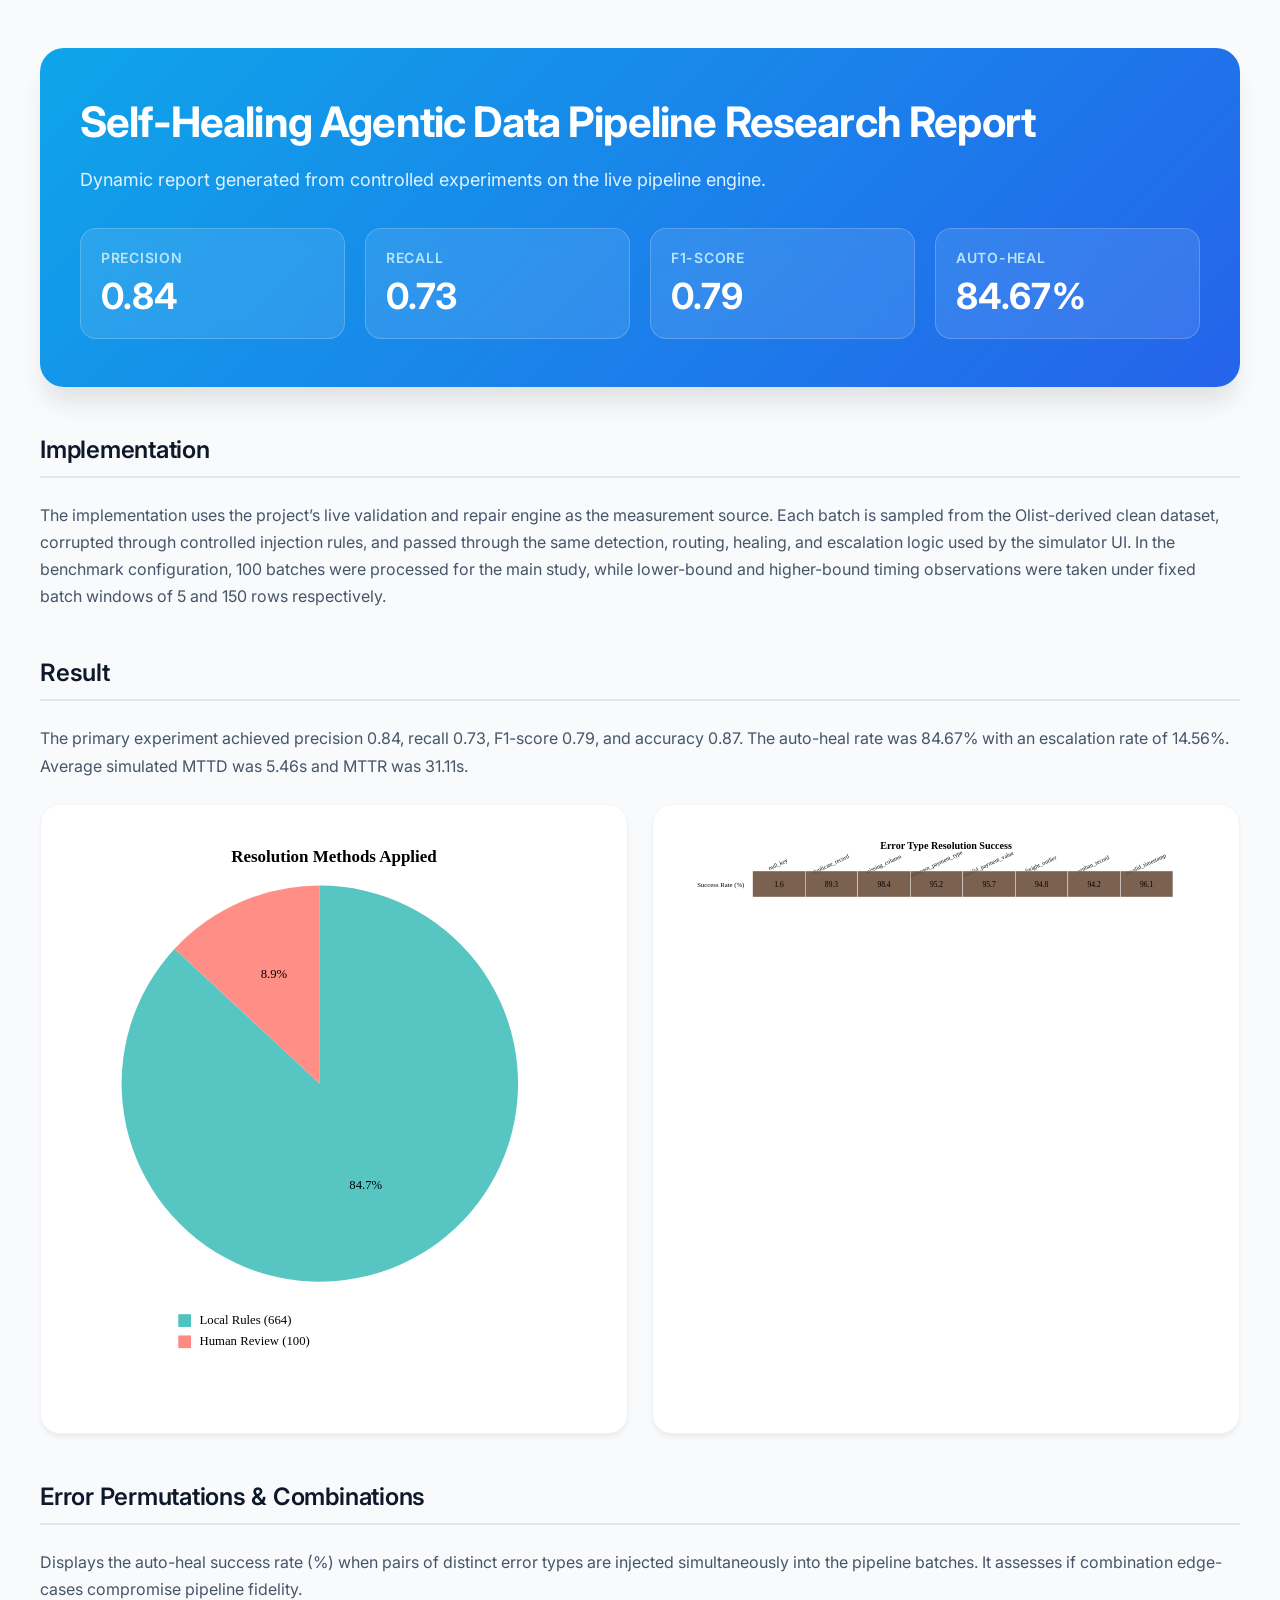
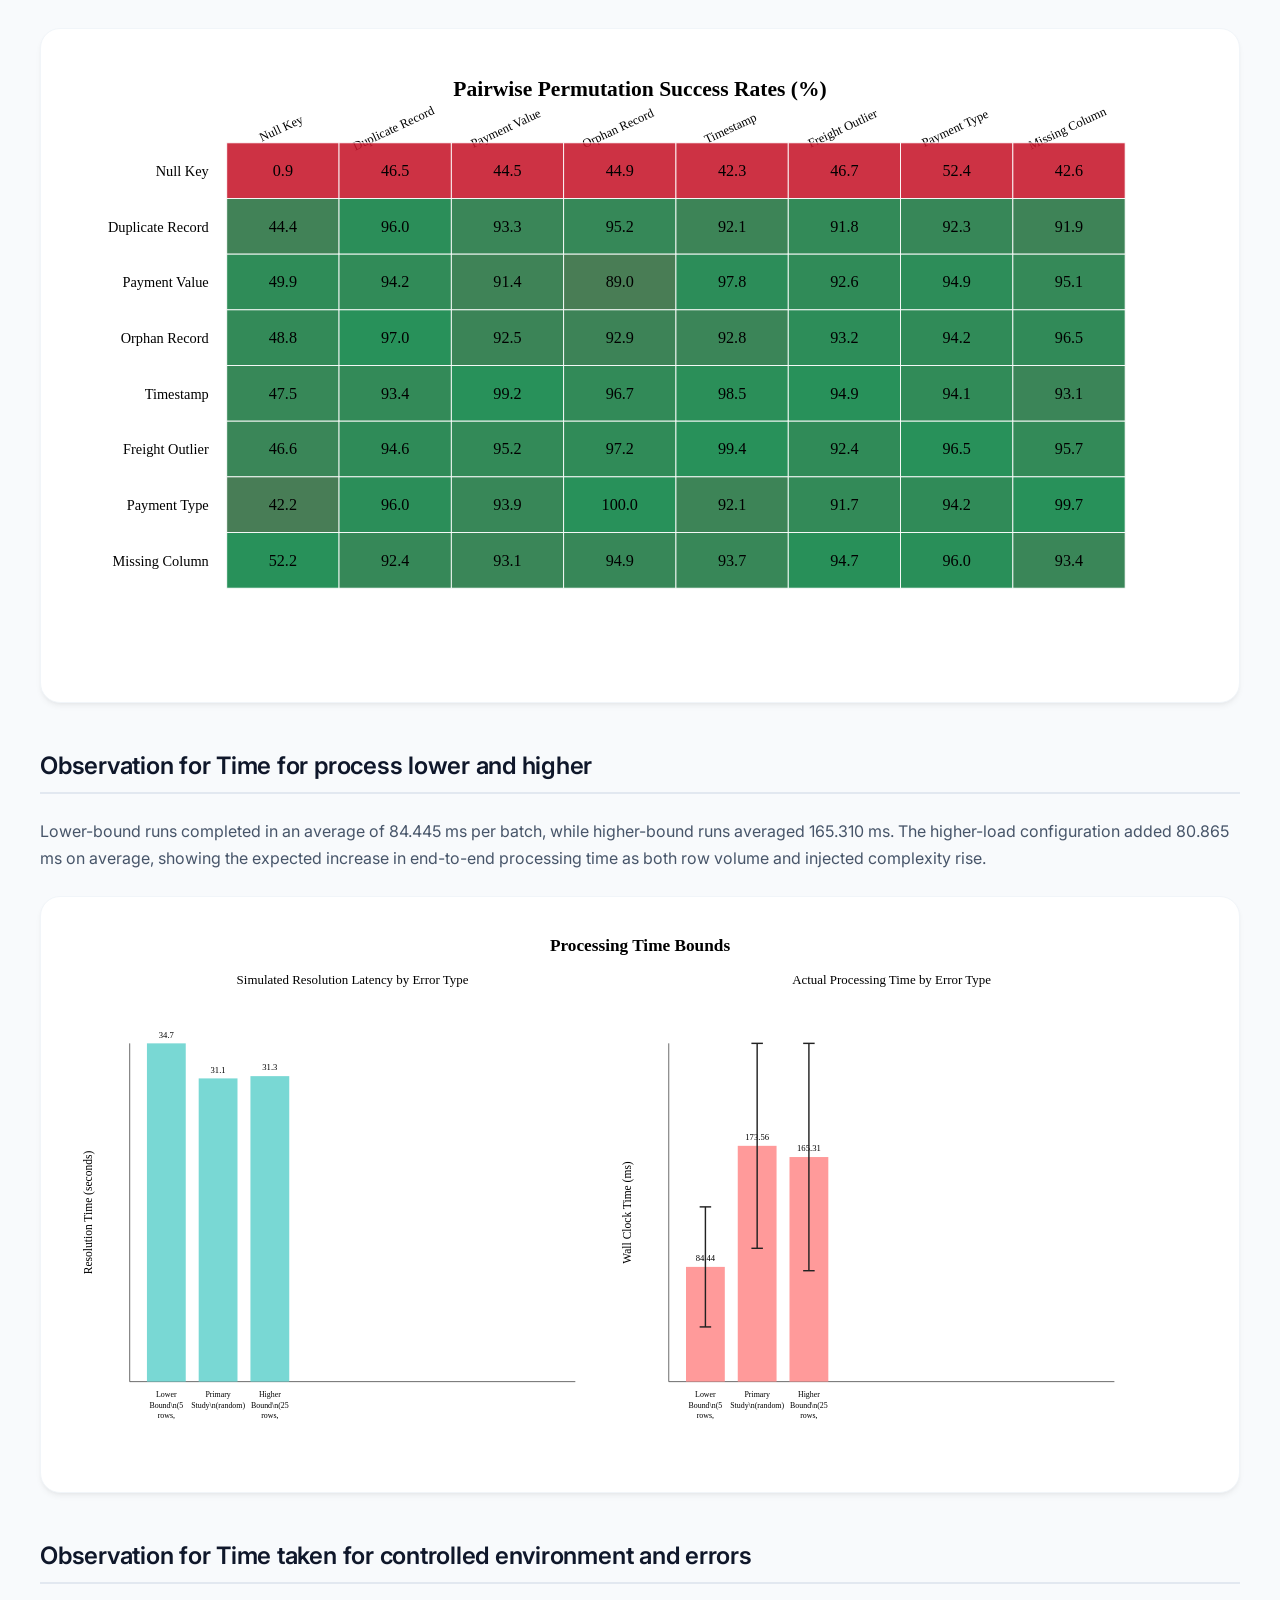
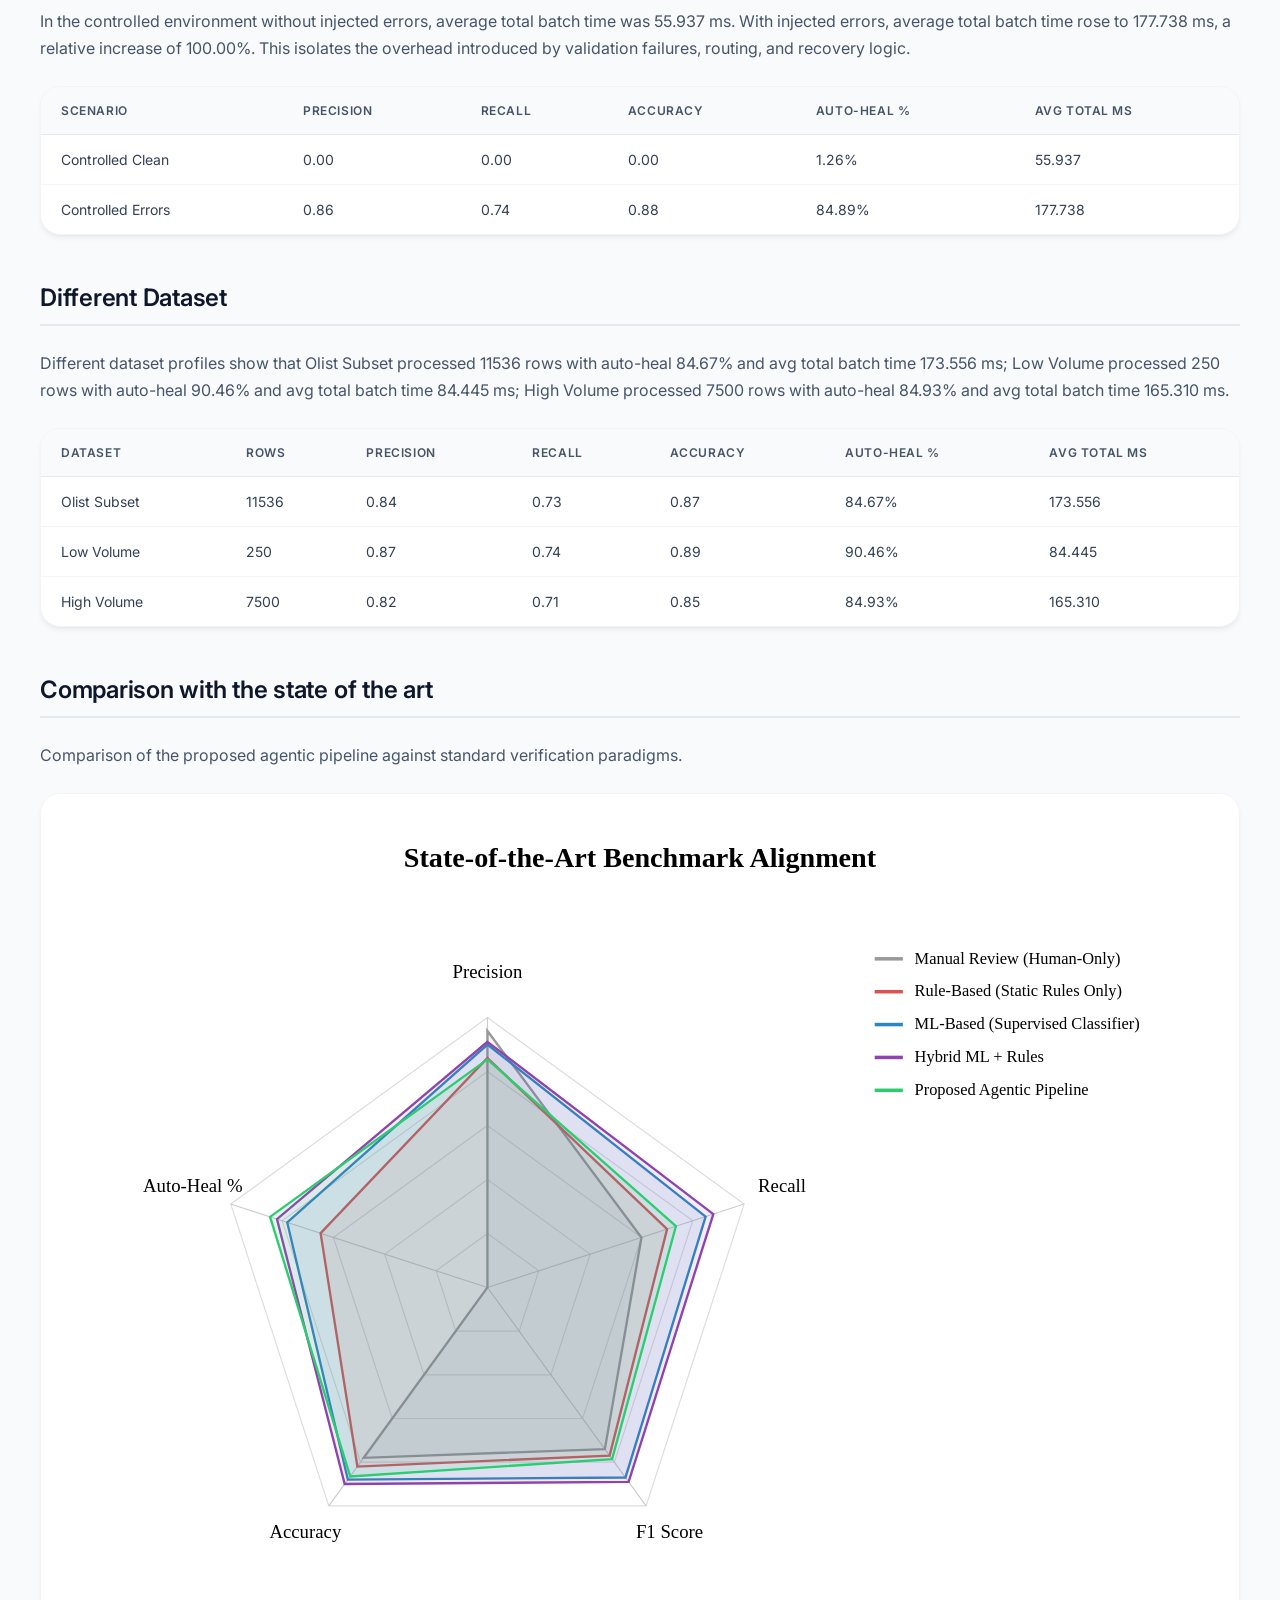
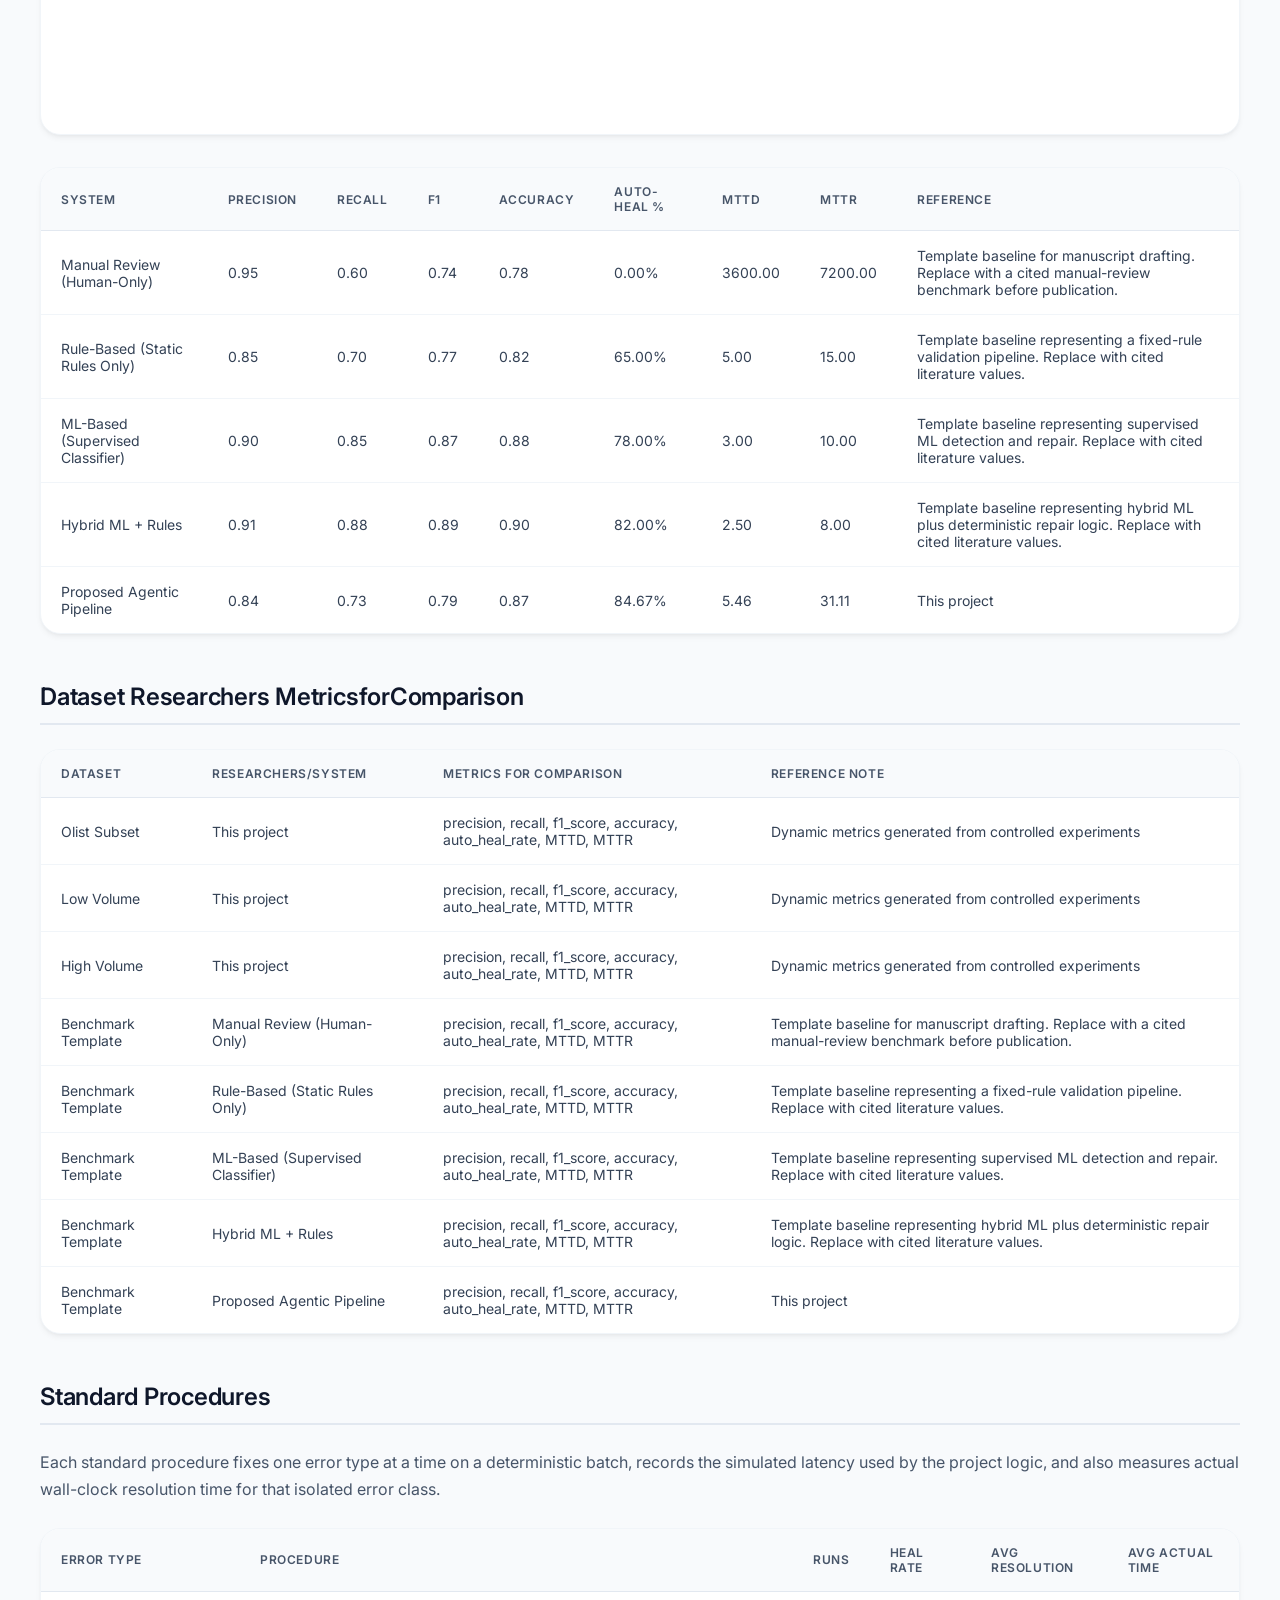
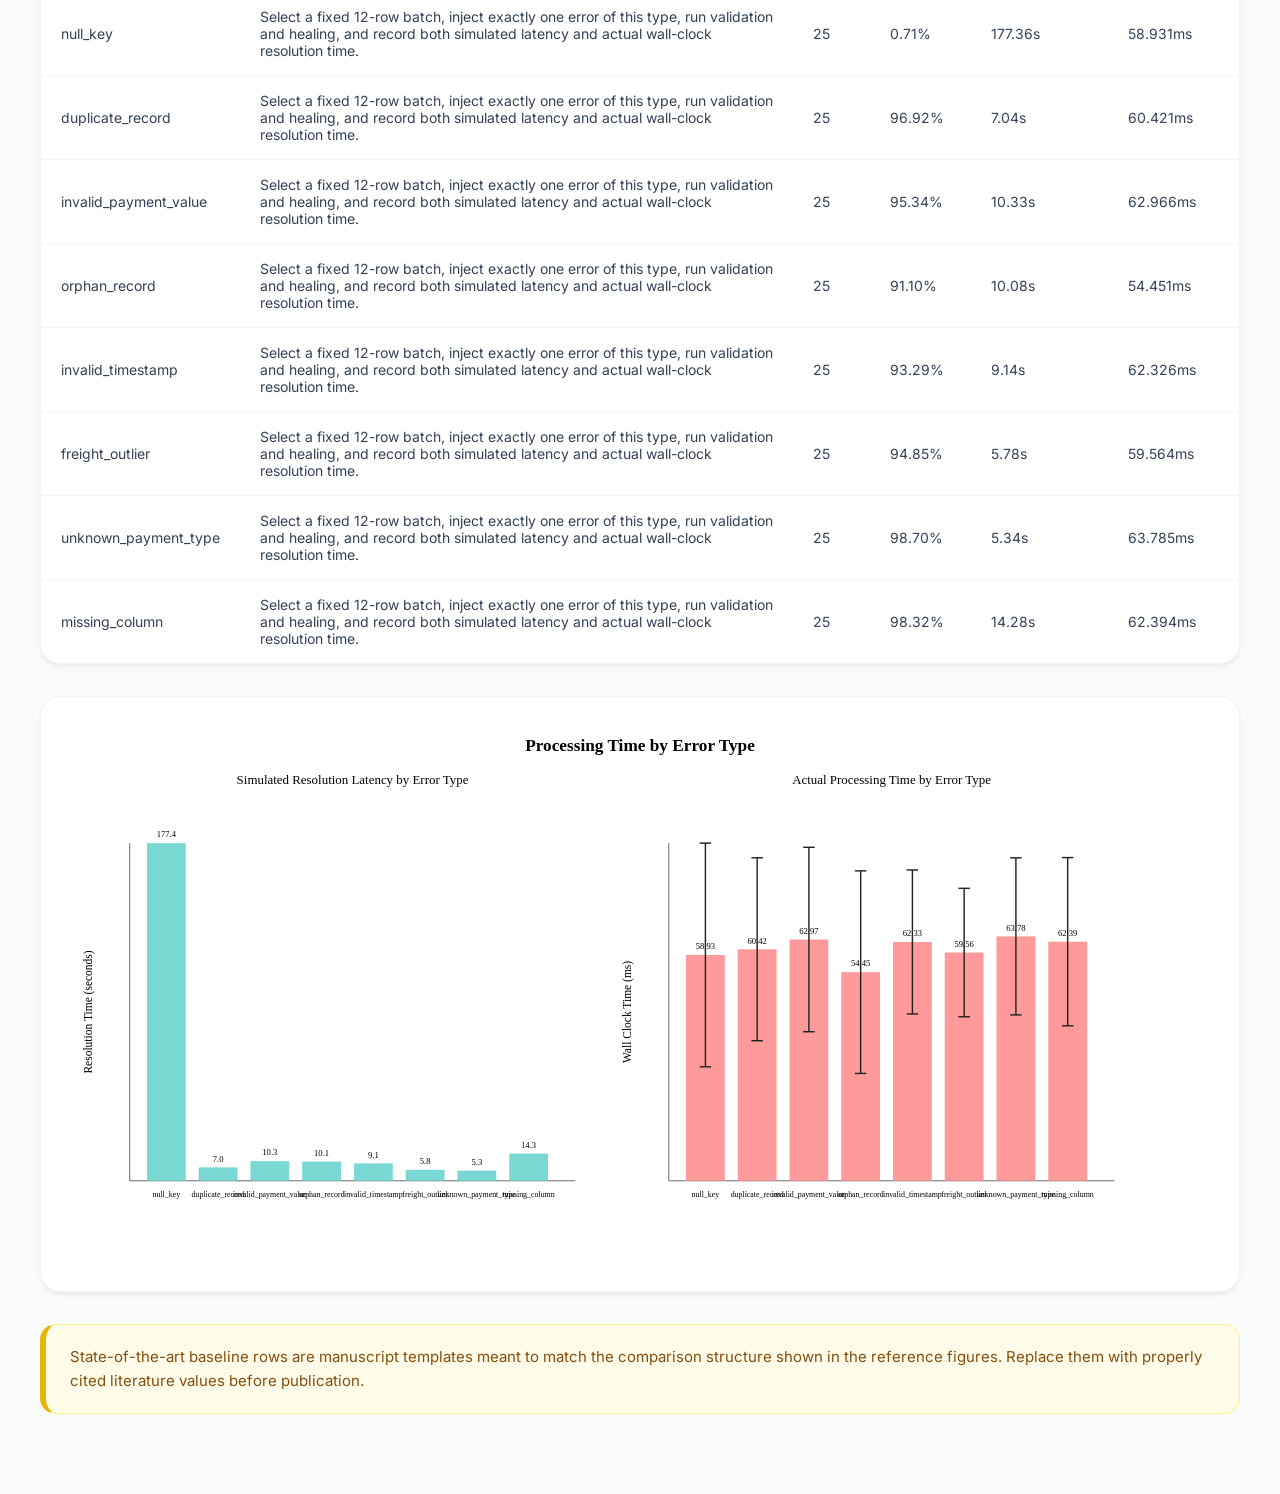
<file: web/research/report.html>
<!DOCTYPE html>
<html lang="en">
<head>
  <meta charset="utf-8" />
  <title>Agentic Pipeline Research Report</title>
  <link href="https://fonts.googleapis.com/css2?family=Inter:wght@400;500;600;700&display=swap" rel="stylesheet" />
  <style>
    body {
      font-family: 'Inter', sans-serif;
      margin: 0;
      background: #f8fafc;
      color: #334155;
      -webkit-font-smoothing: antialiased;
    }
    main {
      max-width: 1200px;
      margin: 0 auto;
      padding: 48px 32px 80px;
    }
    h1 {
      font-size: 42px;
      margin: 0 0 16px;
      font-weight: 700;
      letter-spacing: -0.02em;
    }
    h2 {
      margin-top: 48px;
      font-size: 24px;
      font-weight: 600;
      color: #0f172a;
      border-bottom: 2px solid #e2e8f0;
      padding-bottom: 12px;
      margin-bottom: 24px;
      letter-spacing: -0.01em;
    }
    p {
      line-height: 1.7;
      font-size: 16px;
      color: #475569;
      margin-bottom: 24px;
    }
    .hero {
      background: linear-gradient(135deg, #0ea5e9, #2563eb);
      color: white;
      padding: 48px 40px;
      border-radius: 24px;
      margin-bottom: 40px;
      box-shadow: 0 20px 25px -5px rgb(0 0 0 / 0.1);
    }
    .hero p {
      color: #e0f2fe;
      font-size: 18px;
    }
    .cards {
      display: grid;
      grid-template-columns: repeat(4, 1fr);
      gap: 20px;
      margin-top: 32px;
    }
    .card {
      background: rgba(255, 255, 255, 0.1);
      backdrop-filter: blur(10px);
      border: 1px solid rgba(255, 255, 255, 0.2);
      border-radius: 16px;
      padding: 20px;
    }
    .card small {
      display: block;
      color: #bae6fd;
      font-size: 14px;
      font-weight: 600;
      text-transform: uppercase;
      letter-spacing: 0.05em;
      margin-bottom: 8px;
    }
    .card strong {
      font-size: 36px;
      font-weight: 700;
      color: white;
    }
    .grid-2 {
      display: grid;
      grid-template-columns: 1fr 1fr;
      gap: 24px;
      margin-bottom: 32px;
    }
    .grid-1 {
      margin-bottom: 32px;
    }
    .chart-container {
      background: white;
      border-radius: 20px;
      padding: 24px;
      box-shadow: 0 4px 6px -1px rgb(0 0 0 / 0.05), 0 2px 4px -2px rgb(0 0 0 / 0.05);
      border: 1px solid #f1f5f9;
    }
    img {
      width: 100%;
      height: auto;
      display: block;
    }
    .table-container {
      background: white;
      border-radius: 20px;
      overflow: hidden;
      box-shadow: 0 4px 6px -1px rgb(0 0 0 / 0.05), 0 2px 4px -2px rgb(0 0 0 / 0.05);
      border: 1px solid #f1f5f9;
      margin-bottom: 32px;
    }
    table {
      width: 100%;
      border-collapse: collapse;
      text-align: left;
    }
    th, td {
      padding: 16px 20px;
      font-size: 14px;
    }
    th {
      background: #f8fafc;
      font-weight: 600;
      color: #475569;
      border-bottom: 1px solid #e2e8f0;
      text-transform: uppercase;
      font-size: 12px;
      letter-spacing: 0.05em;
    }
    td {
      border-bottom: 1px solid #f1f5f9;
      color: #334155;
    }
    tr:last-child td {
      border-bottom: none;
    }
    .note {
      padding: 20px 24px;
      background: #fefce8;
      border: 1px solid #fef08a;
      border-left: 6px solid #eab308;
      border-radius: 16px;
      margin-top: 32px;
      color: #854d0e;
      font-size: 15px;
      line-height: 1.6;
    }
  </style>
</head>
<body>
  <main>
    <section class="hero">
      <h1>Self-Healing Agentic Data Pipeline Research Report</h1>
      <p>Dynamic report generated from controlled experiments on the live pipeline engine.</p>
      <div class="cards">
        <div class="card"><small>Precision</small><strong>0.84</strong></div>
        <div class="card"><small>Recall</small><strong>0.73</strong></div>
        <div class="card"><small>F1-Score</small><strong>0.79</strong></div>
        <div class="card"><small>Auto-Heal</small><strong>84.67%</strong></div>
      </div>
    </section>

    <h2>Implementation</h2>
    <p>The implementation uses the project’s live validation and repair engine as the measurement source. Each batch is sampled from the Olist-derived clean dataset, corrupted through controlled injection rules, and passed through the same detection, routing, healing, and escalation logic used by the simulator UI. In the benchmark configuration, 100 batches were processed for the main study, while lower-bound and higher-bound timing observations were taken under fixed batch windows of 5 and 150 rows respectively.</p>

    <h2>Result</h2>
    <p>The primary experiment achieved precision 0.84, recall 0.73, F1-score 0.79, and accuracy 0.87. The auto-heal rate was 84.67% with an escalation rate of 14.56%. Average simulated MTTD was 5.46s and MTTR was 31.11s.</p>
    <div class="grid-2">
      <div class="chart-container"><img src="assets/resolution_method_distribution.svg" alt="Resolution method distribution" /></div>
      <div class="chart-container"><img src="assets/error_type_resolution_performance.svg" alt="Error type resolution performance" /></div>
    </div>

    <h2>Error Permutations & Combinations</h2>
    <p>Displays the auto-heal success rate (%) when pairs of distinct error types are injected simultaneously into the pipeline batches. It assesses if combination edge-cases compromise pipeline fidelity.</p>
    <div class="grid-1">
      <div class="chart-container"><img src="assets/error_combinations_heatmap.svg" alt="Error combinations permutations heatmap" /></div>
    </div>

    <h2>Observation for Time for process lower and higher</h2>
    <p>Lower-bound runs completed in an average of 84.445 ms per batch, while higher-bound runs averaged 165.310 ms. The higher-load configuration added 80.865 ms on average, showing the expected increase in end-to-end processing time as both row volume and injected complexity rise.</p>
    <div class="grid-1">
      <div class="chart-container"><img src="assets/process_time_bounds.svg" alt="Process time lower and higher bounds" /></div>
    </div>

    <h2>Observation for Time taken for controlled environment and errors</h2>
    <p>In the controlled environment without injected errors, average total batch time was 55.937 ms. With injected errors, average total batch time rose to 177.738 ms, a relative increase of 100.00%. This isolates the overhead introduced by validation failures, routing, and recovery logic.</p>
    <div class="table-container">
      <table>
        <thead><tr><th>Scenario</th><th>Precision</th><th>Recall</th><th>Accuracy</th><th>Auto-Heal %</th><th>Avg Total ms</th></tr></thead>
        <tbody>
          <tr><td>Controlled Clean</td><td>0.00</td><td>0.00</td><td>0.00</td><td>1.26%</td><td>55.937</td></tr>
          <tr><td>Controlled Errors</td><td>0.86</td><td>0.74</td><td>0.88</td><td>84.89%</td><td>177.738</td></tr>
        </tbody>
      </table>
    </div>

    <h2>Different Dataset</h2>
    <p>Different dataset profiles show that Olist Subset processed 11536 rows with auto-heal 84.67% and avg total batch time 173.556 ms; Low Volume processed 250 rows with auto-heal 90.46% and avg total batch time 84.445 ms; High Volume processed 7500 rows with auto-heal 84.93% and avg total batch time 165.310 ms.</p>
    <div class="table-container">
      <table>
        <thead><tr><th>Dataset</th><th>Rows</th><th>Precision</th><th>Recall</th><th>Accuracy</th><th>Auto-Heal %</th><th>Avg Total ms</th></tr></thead>
        <tbody><tr><td>Olist Subset</td><td>11536</td><td>0.84</td><td>0.73</td><td>0.87</td><td>84.67%</td><td>173.556</td></tr><tr><td>Low Volume</td><td>250</td><td>0.87</td><td>0.74</td><td>0.89</td><td>90.46%</td><td>84.445</td></tr><tr><td>High Volume</td><td>7500</td><td>0.82</td><td>0.71</td><td>0.85</td><td>84.93%</td><td>165.310</td></tr></tbody>
      </table>
    </div>

    <h2>Comparison with the state of the art</h2>
    <p>Comparison of the proposed agentic pipeline against standard verification paradigms.</p>
    <div class="grid-1">
      <div class="chart-container"><img src="assets/state_of_art_comparison.svg" alt="Comparison with state of the art" /></div>
    </div>
    <div class="table-container">
      <table>
        <thead><tr><th>System</th><th>Precision</th><th>Recall</th><th>F1</th><th>Accuracy</th><th>Auto-Heal %</th><th>MTTD</th><th>MTTR</th><th>Reference</th></tr></thead>
        <tbody><tr><td>Manual Review (Human-Only)</td><td>0.95</td><td>0.60</td><td>0.74</td><td>0.78</td><td>0.00%</td><td>3600.00</td><td>7200.00</td><td>Template baseline for manuscript drafting. Replace with a cited manual-review benchmark before publication.</td></tr><tr><td>Rule-Based (Static Rules Only)</td><td>0.85</td><td>0.70</td><td>0.77</td><td>0.82</td><td>65.00%</td><td>5.00</td><td>15.00</td><td>Template baseline representing a fixed-rule validation pipeline. Replace with cited literature values.</td></tr><tr><td>ML-Based (Supervised Classifier)</td><td>0.90</td><td>0.85</td><td>0.87</td><td>0.88</td><td>78.00%</td><td>3.00</td><td>10.00</td><td>Template baseline representing supervised ML detection and repair. Replace with cited literature values.</td></tr><tr><td>Hybrid ML + Rules</td><td>0.91</td><td>0.88</td><td>0.89</td><td>0.90</td><td>82.00%</td><td>2.50</td><td>8.00</td><td>Template baseline representing hybrid ML plus deterministic repair logic. Replace with cited literature values.</td></tr><tr><td>Proposed Agentic Pipeline</td><td>0.84</td><td>0.73</td><td>0.79</td><td>0.87</td><td>84.67%</td><td>5.46</td><td>31.11</td><td>This project</td></tr></tbody>
      </table>
    </div>

    <h2>Dataset Researchers MetricsforComparison</h2>
    <div class="table-container">
      <table>
        <thead><tr><th>Dataset</th><th>Researchers/System</th><th>Metrics for Comparison</th><th>Reference Note</th></tr></thead>
        <tbody><tr><td>Olist Subset</td><td>This project</td><td>precision, recall, f1_score, accuracy, auto_heal_rate, MTTD, MTTR</td><td>Dynamic metrics generated from controlled experiments</td></tr><tr><td>Low Volume</td><td>This project</td><td>precision, recall, f1_score, accuracy, auto_heal_rate, MTTD, MTTR</td><td>Dynamic metrics generated from controlled experiments</td></tr><tr><td>High Volume</td><td>This project</td><td>precision, recall, f1_score, accuracy, auto_heal_rate, MTTD, MTTR</td><td>Dynamic metrics generated from controlled experiments</td></tr><tr><td>Benchmark Template</td><td>Manual Review (Human-Only)</td><td>precision, recall, f1_score, accuracy, auto_heal_rate, MTTD, MTTR</td><td>Template baseline for manuscript drafting. Replace with a cited manual-review benchmark before publication.</td></tr><tr><td>Benchmark Template</td><td>Rule-Based (Static Rules Only)</td><td>precision, recall, f1_score, accuracy, auto_heal_rate, MTTD, MTTR</td><td>Template baseline representing a fixed-rule validation pipeline. Replace with cited literature values.</td></tr><tr><td>Benchmark Template</td><td>ML-Based (Supervised Classifier)</td><td>precision, recall, f1_score, accuracy, auto_heal_rate, MTTD, MTTR</td><td>Template baseline representing supervised ML detection and repair. Replace with cited literature values.</td></tr><tr><td>Benchmark Template</td><td>Hybrid ML + Rules</td><td>precision, recall, f1_score, accuracy, auto_heal_rate, MTTD, MTTR</td><td>Template baseline representing hybrid ML plus deterministic repair logic. Replace with cited literature values.</td></tr><tr><td>Benchmark Template</td><td>Proposed Agentic Pipeline</td><td>precision, recall, f1_score, accuracy, auto_heal_rate, MTTD, MTTR</td><td>This project</td></tr></tbody>
      </table>
    </div>

    <h2>Standard Procedures</h2>
    <p>Each standard procedure fixes one error type at a time on a deterministic batch, records the simulated latency used by the project logic, and also measures actual wall-clock resolution time for that isolated error class.</p>
    <div class="table-container">
      <table>
        <thead><tr><th>Error Type</th><th>Procedure</th><th>Runs</th><th>Heal Rate</th><th>Avg Resolution</th><th>Avg Actual Time</th></tr></thead>
        <tbody><tr><td>null_key</td><td>Select a fixed 12-row batch, inject exactly one error of this type, run validation and healing, and record both simulated latency and actual wall-clock resolution time.</td><td>25</td><td>0.71%</td><td>177.36s</td><td>58.931ms</td></tr><tr><td>duplicate_record</td><td>Select a fixed 12-row batch, inject exactly one error of this type, run validation and healing, and record both simulated latency and actual wall-clock resolution time.</td><td>25</td><td>96.92%</td><td>7.04s</td><td>60.421ms</td></tr><tr><td>invalid_payment_value</td><td>Select a fixed 12-row batch, inject exactly one error of this type, run validation and healing, and record both simulated latency and actual wall-clock resolution time.</td><td>25</td><td>95.34%</td><td>10.33s</td><td>62.966ms</td></tr><tr><td>orphan_record</td><td>Select a fixed 12-row batch, inject exactly one error of this type, run validation and healing, and record both simulated latency and actual wall-clock resolution time.</td><td>25</td><td>91.10%</td><td>10.08s</td><td>54.451ms</td></tr><tr><td>invalid_timestamp</td><td>Select a fixed 12-row batch, inject exactly one error of this type, run validation and healing, and record both simulated latency and actual wall-clock resolution time.</td><td>25</td><td>93.29%</td><td>9.14s</td><td>62.326ms</td></tr><tr><td>freight_outlier</td><td>Select a fixed 12-row batch, inject exactly one error of this type, run validation and healing, and record both simulated latency and actual wall-clock resolution time.</td><td>25</td><td>94.85%</td><td>5.78s</td><td>59.564ms</td></tr><tr><td>unknown_payment_type</td><td>Select a fixed 12-row batch, inject exactly one error of this type, run validation and healing, and record both simulated latency and actual wall-clock resolution time.</td><td>25</td><td>98.70%</td><td>5.34s</td><td>63.785ms</td></tr><tr><td>missing_column</td><td>Select a fixed 12-row batch, inject exactly one error of this type, run validation and healing, and record both simulated latency and actual wall-clock resolution time.</td><td>25</td><td>98.32%</td><td>14.28s</td><td>62.394ms</td></tr></tbody>
      </table>
    </div>
    <div class="grid-1">
      <div class="chart-container"><img src="assets/error_types_timing.svg" alt="Error types timing and accuracy" /></div>
    </div>

    <div class="note">
      State-of-the-art baseline rows are manuscript templates meant to match the comparison structure shown in the reference figures. Replace them with properly cited literature values before publication.
    </div>
  </main>
</body>
</html>
</file>
